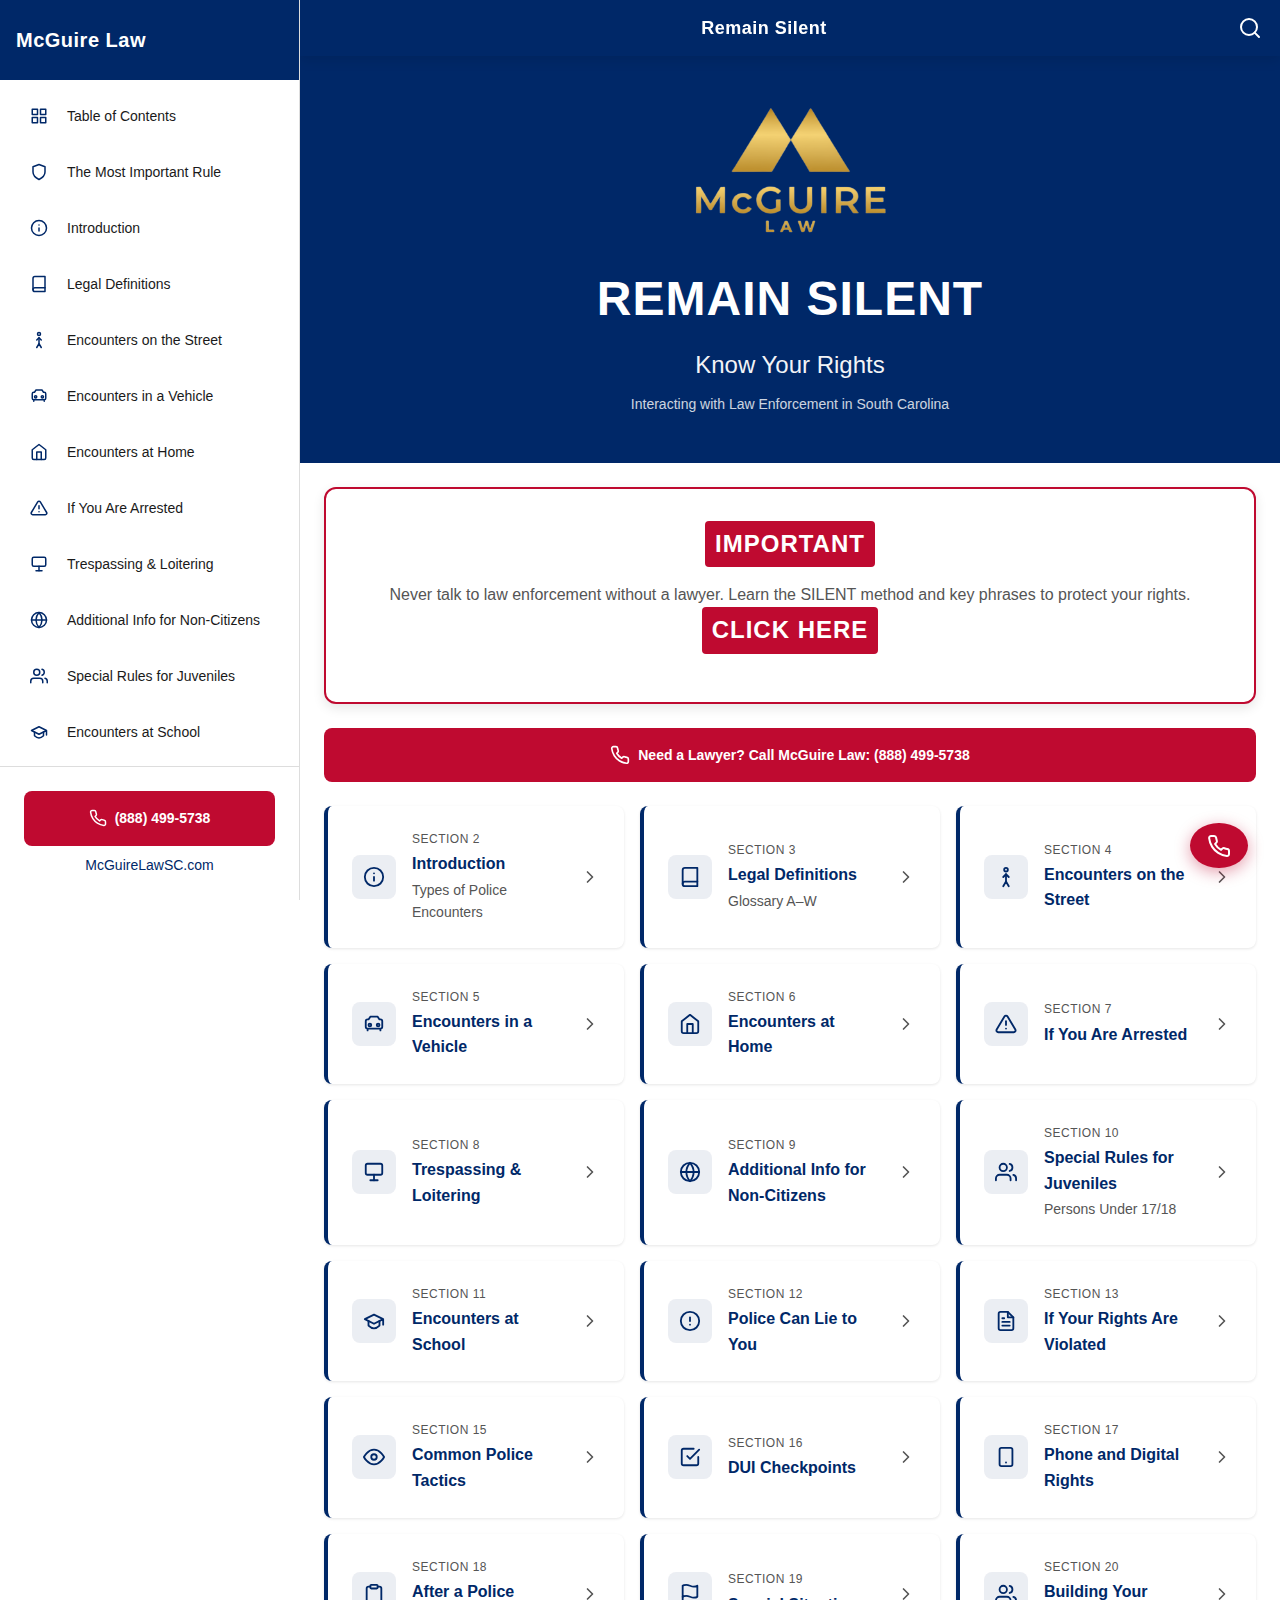
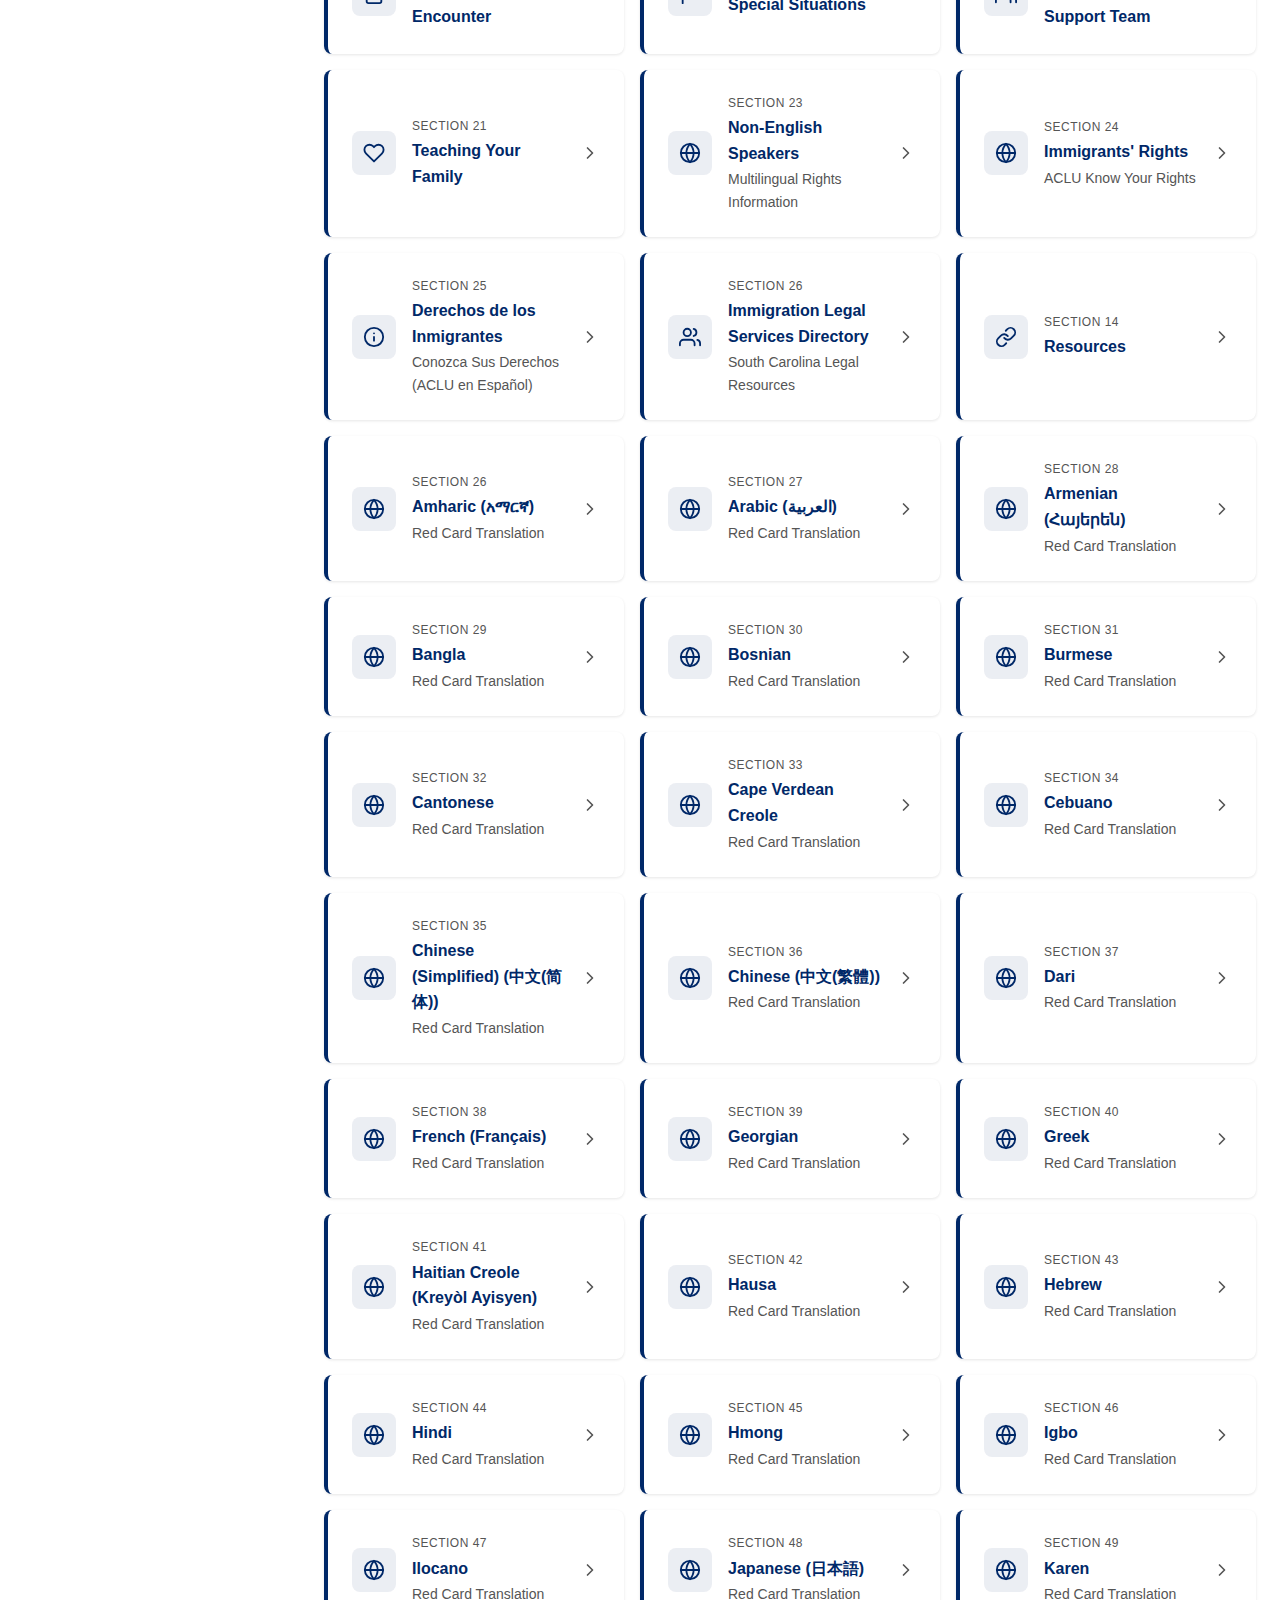
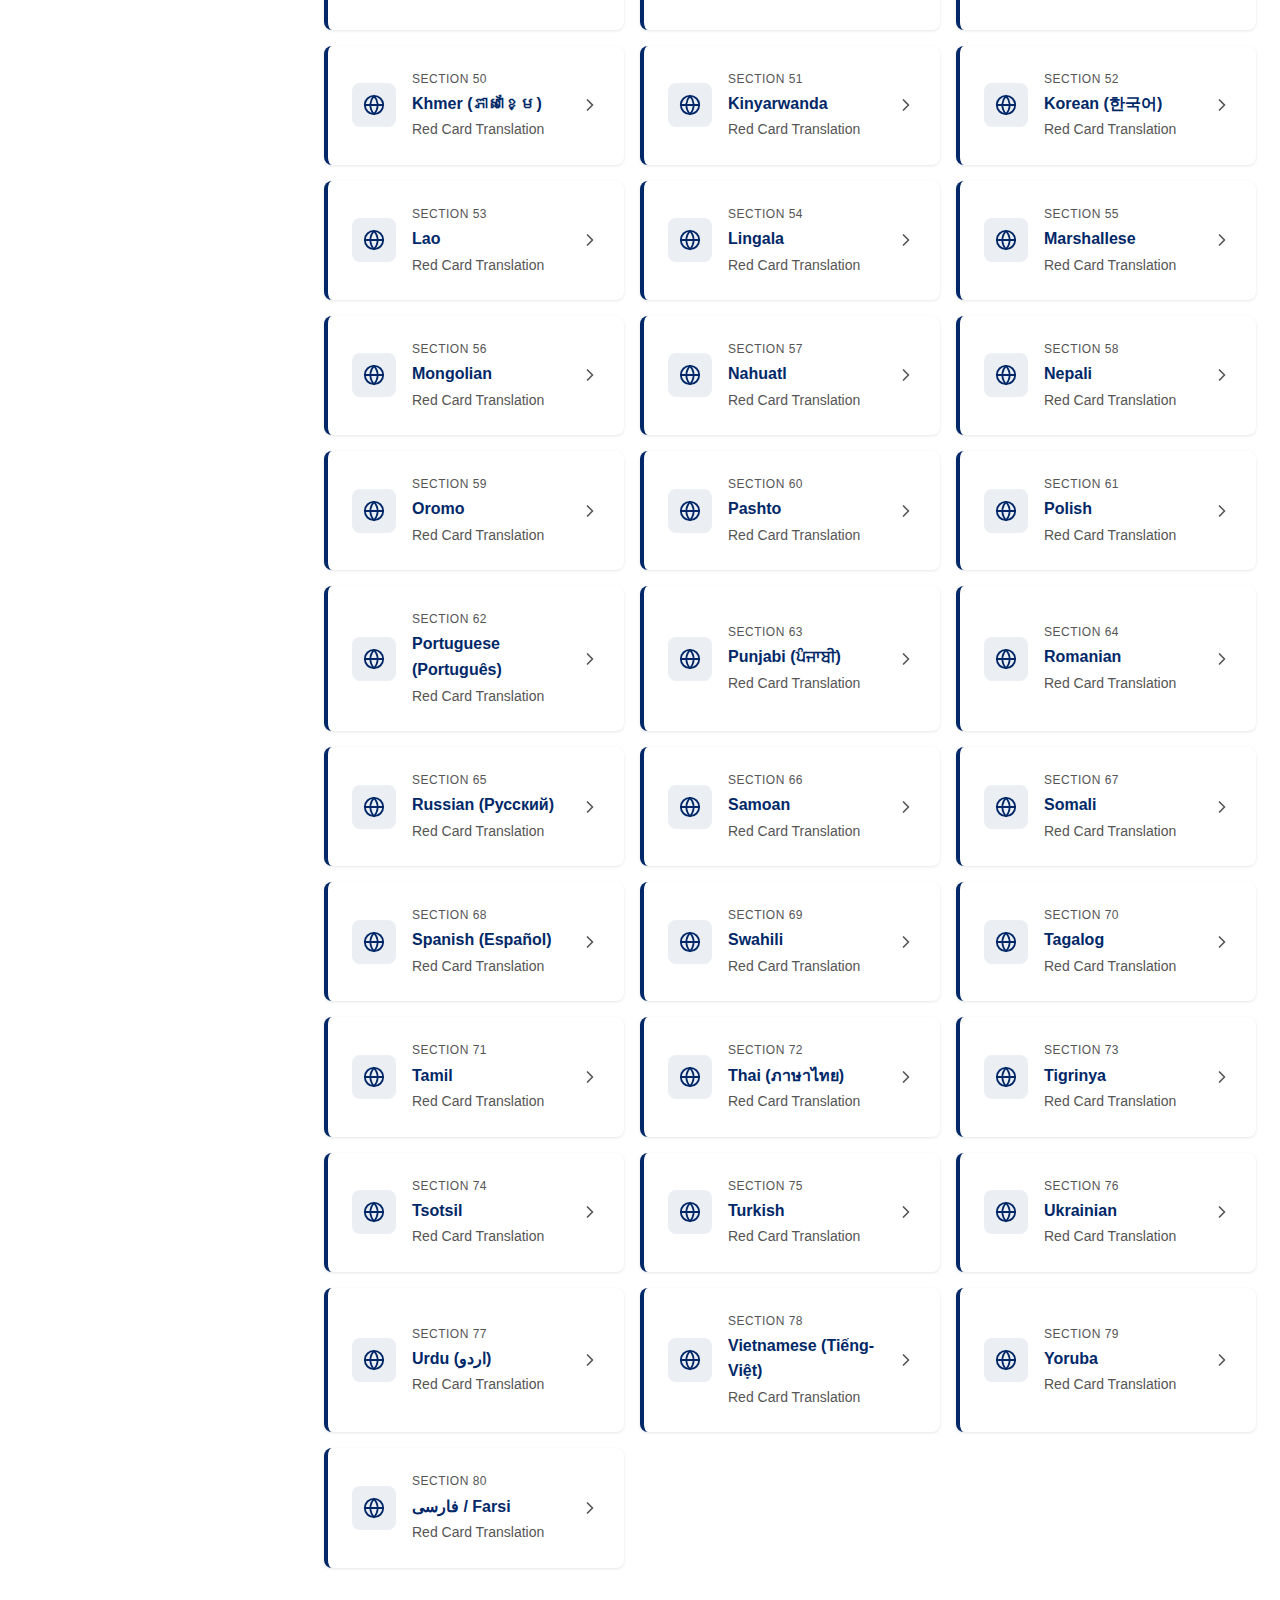
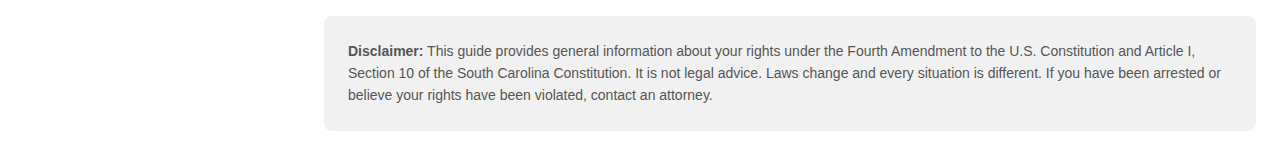
<file: index.html>
<!DOCTYPE html>
<html lang="en">
<head>
  <meta charset="UTF-8">
  <meta name="viewport" content="width=device-width, initial-scale=1.0, viewport-fit=cover">
  <meta name="theme-color" content="#002868">
  <meta name="apple-mobile-web-app-capable" content="yes">
  <meta name="apple-mobile-web-app-status-bar-style" content="default">
  <meta name="description" content="Know Your Rights when interacting with law enforcement. A free guide by McGuire Law for South Carolina residents.">

  <meta property="og:title" content="Remain Silent - Know Your Rights | McGuire Law">
  <meta property="og:description" content="Your complete guide to understanding and exercising your constitutional rights during police encounters.">
  <meta property="og:type" content="website">

  <title>Remain Silent - Know Your Rights | McGuire Law</title>

  <link rel="manifest" href="manifest.json">
  <link rel="icon" href="icons/favicon.svg" type="image/svg+xml">
  <link rel="apple-touch-icon" href="icons/apple-touch-icon.png">

  <link rel="stylesheet" href="css/styles.css">
  <link rel="stylesheet" href="css/print.css" media="print">
</head>
<body>

  <!-- HEADER -->
  <header class="app-header" id="appHeader">
    <div class="header-inner">
      <button class="menu-toggle" id="menuToggle" aria-label="Open navigation menu" aria-expanded="false">
        <svg width="24" height="24" viewBox="0 0 24 24" fill="none" stroke="currentColor" stroke-width="2" stroke-linecap="round" stroke-linejoin="round">
          <line x1="3" y1="6" x2="21" y2="6"></line>
          <line x1="3" y1="12" x2="21" y2="12"></line>
          <line x1="3" y1="18" x2="21" y2="18"></line>
        </svg>
      </button>
      <div class="header-title" id="headerTitle">
        <span class="header-title-text">Remain Silent</span>
      </div>
      <button class="search-toggle" id="searchToggle" aria-label="Open search">
        <svg width="24" height="24" viewBox="0 0 24 24" fill="none" stroke="currentColor" stroke-width="2" stroke-linecap="round" stroke-linejoin="round">
          <circle cx="11" cy="11" r="8"></circle>
          <line x1="21" y1="21" x2="16.65" y2="16.65"></line>
        </svg>
      </button>
    </div>

    <!-- Search Bar -->
    <div class="search-bar" id="searchBar" hidden>
      <div class="search-input-wrapper">
        <svg class="search-icon" width="18" height="18" viewBox="0 0 24 24" fill="none" stroke="currentColor" stroke-width="2" stroke-linecap="round" stroke-linejoin="round">
          <circle cx="11" cy="11" r="8"></circle>
          <line x1="21" y1="21" x2="16.65" y2="16.65"></line>
        </svg>
        <input type="search" id="searchInput" placeholder="Search rights, topics..." autocomplete="off" aria-label="Search guide content">
        <button class="search-clear" id="searchClear" aria-label="Clear search" hidden>
          <svg width="18" height="18" viewBox="0 0 24 24" fill="none" stroke="currentColor" stroke-width="2" stroke-linecap="round" stroke-linejoin="round">
            <line x1="18" y1="6" x2="6" y2="18"></line>
            <line x1="6" y1="6" x2="18" y2="18"></line>
          </svg>
        </button>
      </div>
      <div class="search-results" id="searchResults" role="listbox" aria-label="Search results"></div>
    </div>
  </header>

  <!-- SIDEBAR OVERLAY -->
  <div class="sidebar-overlay" id="sidebarOverlay"></div>

  <!-- SIDEBAR NAVIGATION -->
  <nav class="sidebar" id="sidebar" aria-label="Section navigation">
    <div class="sidebar-header">
      <span class="sidebar-brand">McGuire Law</span>
      <button class="sidebar-close" id="sidebarClose" aria-label="Close navigation">
        <svg width="24" height="24" viewBox="0 0 24 24" fill="none" stroke="currentColor" stroke-width="2" stroke-linecap="round" stroke-linejoin="round">
          <line x1="18" y1="6" x2="6" y2="18"></line>
          <line x1="6" y1="6" x2="18" y2="18"></line>
        </svg>
      </button>
    </div>
    <div class="sidebar-nav-list" id="sidebarNavList" role="list">
      <!-- Populated by app.js -->
    </div>
    <div class="sidebar-footer">
      <a href="tel:+18884995738" class="sidebar-cta">
        <svg width="18" height="18" viewBox="0 0 24 24" fill="none" stroke="currentColor" stroke-width="2" stroke-linecap="round" stroke-linejoin="round">
          <path d="M22 16.92v3a2 2 0 0 1-2.18 2 19.79 19.79 0 0 1-8.63-3.07 19.5 19.5 0 0 1-6-6 19.79 19.79 0 0 1-3.07-8.67A2 2 0 0 1 4.11 2h3a2 2 0 0 1 2 1.72 12.84 12.84 0 0 0 .7 2.81 2 2 0 0 1-.45 2.11L8.09 9.91a16 16 0 0 0 6 6l1.27-1.27a2 2 0 0 1 2.11-.45 12.84 12.84 0 0 0 2.81.7A2 2 0 0 1 22 16.92z"></path>
        </svg>
        (888) 499-5738
      </a>
      <a href="https://McGuireLawSC.com" class="sidebar-link" target="_blank" rel="noopener">McGuireLawSC.com</a>
    </div>
  </nav>

  <!-- MAIN CONTENT -->
  <main class="main-content" id="mainContent">

    <!-- HOME VIEW -->
    <div class="view" id="viewHome">
      <div class="hero-banner">
        <div class="hero-content">
          <img src="images/mcguire-logo.png" alt="McGuire Law" class="hero-logo" width="200">
          <h1 class="hero-title">Remain Silent</h1>
          <p class="hero-subtitle">Know Your Rights</p>
          <p class="hero-tagline">Interacting with Law Enforcement in South Carolina</p>
        </div>
      </div>

      <!-- Featured Section -->
      <div class="featured-section" id="featuredSection"></div>

      <!-- Emergency Call Banner -->
      <div class="emergency-banner">
        <a href="tel:+18884995738" class="emergency-link">
          <svg width="20" height="20" viewBox="0 0 24 24" fill="none" stroke="currentColor" stroke-width="2" stroke-linecap="round" stroke-linejoin="round">
            <path d="M22 16.92v3a2 2 0 0 1-2.18 2 19.79 19.79 0 0 1-8.63-3.07 19.5 19.5 0 0 1-6-6 19.79 19.79 0 0 1-3.07-8.67A2 2 0 0 1 4.11 2h3a2 2 0 0 1 2 1.72 12.84 12.84 0 0 0 .7 2.81 2 2 0 0 1-.45 2.11L8.09 9.91a16 16 0 0 0 6 6l1.27-1.27a2 2 0 0 1 2.11-.45 12.84 12.84 0 0 0 2.81.7A2 2 0 0 1 22 16.92z"></path>
          </svg>
          Need a Lawyer? Call McGuire Law: (888) 499-5738
        </a>
      </div>

      <!-- Table of Contents Grid -->
      <div class="toc-grid" id="tocGrid"></div>

      <!-- Disclaimer -->
      <div class="disclaimer">
        <p><strong>Disclaimer:</strong> This guide provides general information about your rights under the Fourth Amendment to the U.S. Constitution and Article I, Section 10 of the South Carolina Constitution. It is not legal advice. Laws change and every situation is different. If you have been arrested or believe your rights have been violated, contact an attorney.</p>
      </div>
    </div>

    <!-- SECTION VIEW -->
    <div class="view" id="viewSection" hidden>
      <div class="section-header" id="sectionHeader"></div>
      <article class="section-body" id="sectionBody"></article>
      <div class="section-nav" id="sectionNav"></div>
    </div>

  </main>

  <!-- FLOATING ACTION BUTTON -->
  <a href="tel:+18884995738" class="fab" aria-label="Call McGuire Law">
    <svg width="24" height="24" viewBox="0 0 24 24" fill="none" stroke="currentColor" stroke-width="2" stroke-linecap="round" stroke-linejoin="round">
      <path d="M22 16.92v3a2 2 0 0 1-2.18 2 19.79 19.79 0 0 1-8.63-3.07 19.5 19.5 0 0 1-6-6 19.79 19.79 0 0 1-3.07-8.67A2 2 0 0 1 4.11 2h3a2 2 0 0 1 2 1.72 12.84 12.84 0 0 0 .7 2.81 2 2 0 0 1-.45 2.11L8.09 9.91a16 16 0 0 0 6 6l1.27-1.27a2 2 0 0 1 2.11-.45 12.84 12.84 0 0 0 2.81.7A2 2 0 0 1 22 16.92z"></path>
    </svg>
  </a>

  <!-- INSTALL PROMPT -->
  <div class="install-prompt" id="installPrompt" hidden>
    <p>Install this guide for offline access</p>
    <div class="install-actions">
      <button id="installBtn" class="btn btn-primary">Install App</button>
      <button id="installDismiss" class="btn btn-ghost" aria-label="Dismiss">Later</button>
    </div>
  </div>

  <!-- SCRIPTS -->
  <script src="js/content.js"></script>
  <script src="js/search.js"></script>
  <script src="js/app.js"></script>

</body>
</html>
</file>
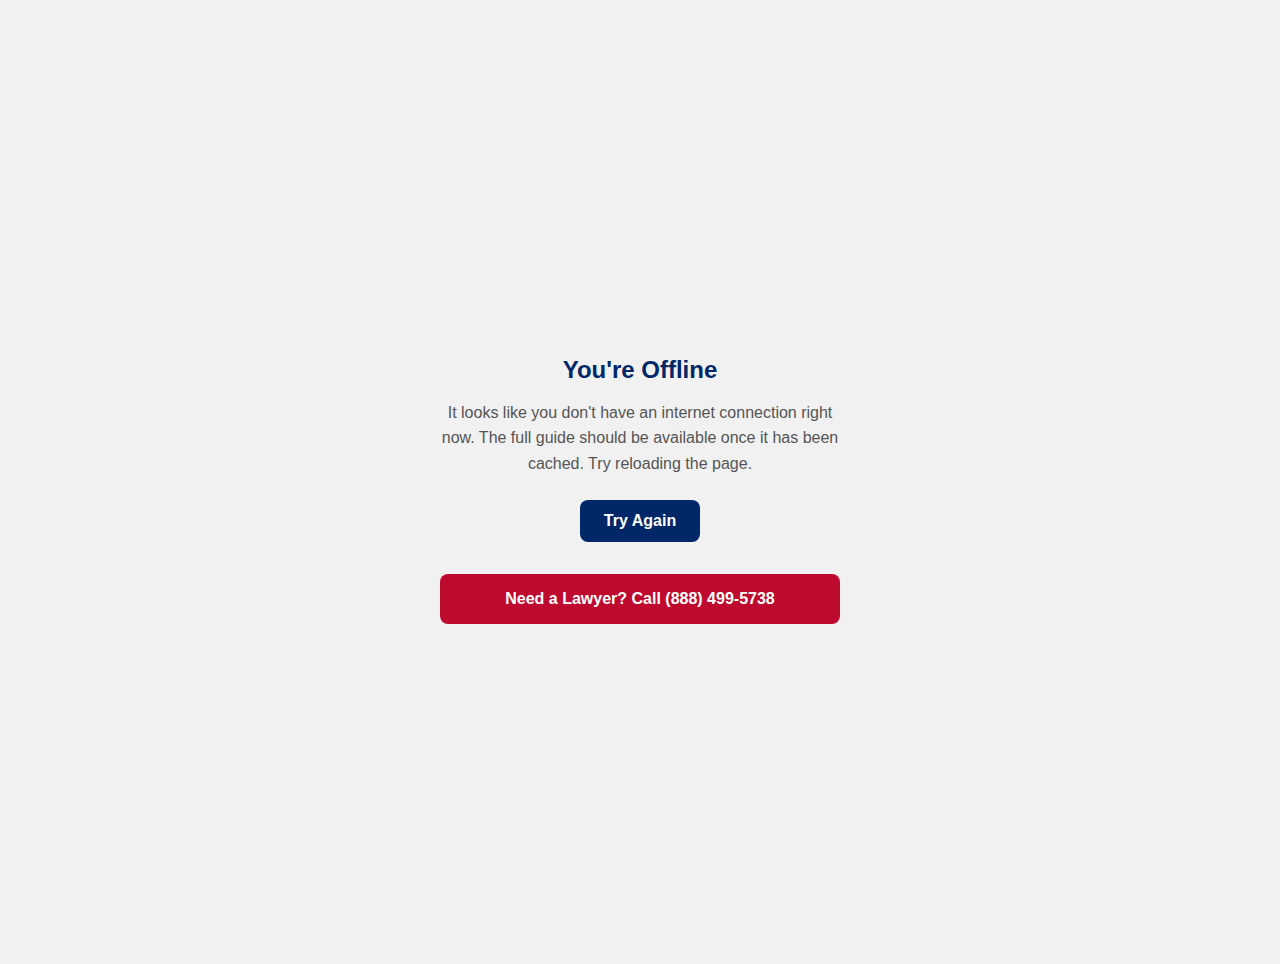
<file: offline.html>
<!DOCTYPE html>
<html lang="en">
<head>
  <meta charset="UTF-8">
  <meta name="viewport" content="width=device-width, initial-scale=1.0">
  <title>Offline - Remain Silent</title>
  <style>
    body {
      font-family: -apple-system, BlinkMacSystemFont, 'Segoe UI', Roboto, sans-serif;
      display: flex;
      align-items: center;
      justify-content: center;
      min-height: 100vh;
      margin: 0;
      background: #f1f1f1;
      color: #1a1a1a;
      text-align: center;
      padding: 2rem;
    }
    .container { max-width: 400px; }
    h1 { color: #002868; font-size: 1.5rem; margin-bottom: 1rem; }
    p { color: #555; line-height: 1.6; margin-bottom: 1.5rem; }
    .btn {
      display: inline-block;
      padding: 0.75rem 1.5rem;
      background: #002868;
      color: #fff;
      border: none;
      border-radius: 8px;
      font-size: 1rem;
      font-weight: 600;
      cursor: pointer;
      text-decoration: none;
    }
    .btn:hover { background: #001d4a; }
    .phone {
      margin-top: 2rem;
      padding: 1rem;
      background: #bf0a30;
      color: #fff;
      border-radius: 8px;
      font-weight: 600;
    }
    .phone a { color: #fff; text-decoration: none; }
  </style>
</head>
<body>
  <div class="container">
    <h1>You're Offline</h1>
    <p>It looks like you don't have an internet connection right now. The full guide should be available once it has been cached. Try reloading the page.</p>
    <button class="btn" onclick="window.location.reload()">Try Again</button>
    <div class="phone">
      Need a Lawyer? Call <a href="tel:+18884995738">(888) 499-5738</a>
    </div>
  </div>
</body>
</html>
</file>
<file: css/styles.css>
/* ============================================
   Remain Silent PWA — Styles
   McGuire Law Branding
   ============================================ */

/* --- CSS Custom Properties --- */
:root {
  --color-light-gray: #f1f1f1;
  --color-navy: #002868;
  --color-white: #ffffff;
  --color-red: #bf0a30;
  --color-black: #000000;
  --color-gold: #e7c70d;

  --color-bg: var(--color-white);
  --color-bg-alt: var(--color-light-gray);
  --color-text: #1a1a1a;
  --color-text-secondary: #555555;
  --color-text-inverse: var(--color-white);
  --color-heading: var(--color-navy);
  --color-link: var(--color-navy);
  --color-border: #ddd;

  --font-primary: -apple-system, BlinkMacSystemFont, 'Segoe UI', Roboto, Oxygen, Ubuntu, Cantarell, sans-serif;

  --text-xs: 0.75rem;
  --text-sm: 0.875rem;
  --text-base: 1rem;
  --text-lg: 1.125rem;
  --text-xl: 1.25rem;
  --text-2xl: 1.5rem;
  --text-3xl: 1.875rem;
  --text-4xl: 2.25rem;

  --space-xs: 0.25rem;
  --space-sm: 0.5rem;
  --space-md: 1rem;
  --space-lg: 1.5rem;
  --space-xl: 2rem;
  --space-2xl: 3rem;

  --radius-sm: 4px;
  --radius-md: 8px;
  --radius-lg: 12px;
  --radius-full: 50%;

  --shadow-sm: 0 1px 3px rgba(0,0,0,0.1);
  --shadow-md: 0 4px 12px rgba(0,0,0,0.1);
  --shadow-lg: 0 8px 24px rgba(0,0,0,0.15);

  --header-height: 56px;
  --sidebar-width: 280px;

  --safe-top: env(safe-area-inset-top, 0px);
  --safe-bottom: env(safe-area-inset-bottom, 0px);
}

/* --- Reset --- */
*, *::before, *::after {
  box-sizing: border-box;
  margin: 0;
  padding: 0;
}

[hidden] {
  display: none !important;
}

html {
  scroll-behavior: smooth;
  -webkit-text-size-adjust: 100%;
}

body {
  font-family: var(--font-primary);
  font-size: var(--text-base);
  line-height: 1.6;
  color: var(--color-text);
  background: var(--color-bg);
  min-height: 100vh;
  padding-top: var(--header-height);
  overflow-x: hidden;
}

a {
  color: var(--color-link);
  text-decoration: none;
}

a:hover {
  text-decoration: underline;
}

img {
  max-width: 100%;
  height: auto;
}

button {
  font-family: inherit;
  font-size: inherit;
  cursor: pointer;
  border: none;
  background: none;
  color: inherit;
}

ul, ol {
  padding-left: var(--space-xl);
}

/* --- Header --- */
.app-header {
  position: fixed;
  top: 0;
  left: 0;
  right: 0;
  z-index: 100;
  background: var(--color-navy);
  color: var(--color-white);
  box-shadow: var(--shadow-md);
  padding-top: var(--safe-top);
}

.header-inner {
  display: flex;
  align-items: center;
  height: var(--header-height);
  padding: 0 var(--space-sm);
  gap: var(--space-sm);
}

.menu-toggle,
.search-toggle {
  display: flex;
  align-items: center;
  justify-content: center;
  width: 44px;
  height: 44px;
  border-radius: var(--radius-md);
  color: var(--color-white);
  transition: background 0.15s;
}

.menu-toggle:hover,
.search-toggle:hover {
  background: rgba(255,255,255,0.15);
}

.header-title {
  flex: 1;
  text-align: center;
}

.header-title-text {
  font-size: var(--text-lg);
  font-weight: 700;
  letter-spacing: 0.5px;
}

/* --- Search Bar --- */
.search-bar {
  padding: 0 var(--space-md) var(--space-md);
  background: var(--color-navy);
}

.search-input-wrapper {
  display: flex;
  align-items: center;
  background: var(--color-white);
  border-radius: var(--radius-md);
  padding: 0 var(--space-md);
  gap: var(--space-sm);
}

.search-input-wrapper .search-icon {
  color: var(--color-text-secondary);
  flex-shrink: 0;
}

.search-input-wrapper input {
  flex: 1;
  border: none;
  outline: none;
  font-size: var(--text-base);
  padding: 10px 0;
  background: transparent;
  color: var(--color-text);
}

.search-input-wrapper input::placeholder {
  color: #999;
}

.search-clear {
  display: flex;
  align-items: center;
  justify-content: center;
  width: 32px;
  height: 32px;
  border-radius: var(--radius-full);
  color: var(--color-text-secondary);
}

.search-clear:hover {
  background: var(--color-light-gray);
}

.search-results {
  margin-top: var(--space-sm);
  background: var(--color-white);
  border-radius: var(--radius-md);
  max-height: 60vh;
  overflow-y: auto;
  box-shadow: var(--shadow-lg);
}

.search-results:empty {
  display: none;
}

.search-result-item {
  display: flex;
  align-items: flex-start;
  gap: var(--space-md);
  padding: var(--space-md);
  color: var(--color-text);
  border-bottom: 1px solid var(--color-border);
  transition: background 0.15s;
}

.search-result-item:last-child {
  border-bottom: none;
}

.search-result-item:hover {
  background: var(--color-light-gray);
  text-decoration: none;
}

.search-result-icon {
  width: 36px;
  height: 36px;
  display: flex;
  align-items: center;
  justify-content: center;
  background: var(--color-bg-alt);
  border-radius: var(--radius-sm);
  flex-shrink: 0;
  color: var(--color-navy);
}

.search-result-icon svg {
  width: 20px;
  height: 20px;
}

.search-result-text {
  flex: 1;
  min-width: 0;
}

.search-result-title {
  display: block;
  font-weight: 600;
  font-size: var(--text-sm);
  color: var(--color-navy);
}

.search-result-snippet {
  display: block;
  font-size: var(--text-xs);
  color: var(--color-text-secondary);
  margin-top: 2px;
  overflow: hidden;
  text-overflow: ellipsis;
  white-space: nowrap;
}

.search-result-snippet mark,
.search-result-title mark {
  background: var(--color-gold);
  color: var(--color-black);
  padding: 0 2px;
  border-radius: 2px;
}

.search-no-results {
  padding: var(--space-lg);
  text-align: center;
  color: var(--color-text-secondary);
  font-size: var(--text-sm);
}

/* --- Sidebar --- */
.sidebar-overlay {
  position: fixed;
  inset: 0;
  background: rgba(0,0,0,0.5);
  z-index: 199;
  opacity: 0;
  visibility: hidden;
  transition: opacity 0.3s, visibility 0.3s;
}

.sidebar-overlay.active {
  opacity: 1;
  visibility: visible;
}

.sidebar {
  position: fixed;
  top: 0;
  left: 0;
  bottom: 0;
  width: var(--sidebar-width);
  background: var(--color-white);
  z-index: 200;
  transform: translateX(-100%);
  transition: transform 0.3s ease;
  display: flex;
  flex-direction: column;
  box-shadow: var(--shadow-lg);
}

.sidebar.open {
  transform: translateX(0);
}

.sidebar-header {
  display: flex;
  align-items: center;
  justify-content: space-between;
  padding: var(--space-lg) var(--space-md);
  background: var(--color-navy);
  color: var(--color-white);
}

.sidebar-brand {
  font-size: var(--text-xl);
  font-weight: 700;
  letter-spacing: 0.5px;
}

.sidebar-close {
  display: flex;
  align-items: center;
  justify-content: center;
  width: 40px;
  height: 40px;
  border-radius: var(--radius-md);
  color: var(--color-white);
}

.sidebar-close:hover {
  background: rgba(255,255,255,0.15);
}

.sidebar-nav-list {
  flex: 1;
  overflow-y: auto;
  padding: var(--space-sm) 0;
}

.sidebar-item {
  display: flex;
  align-items: center;
  gap: var(--space-md);
  padding: var(--space-md) var(--space-lg);
  color: var(--color-text);
  font-size: var(--text-sm);
  transition: background 0.15s;
  border-left: 3px solid transparent;
}

.sidebar-item:hover {
  background: var(--color-light-gray);
  text-decoration: none;
}

.sidebar-item.active {
  background: rgba(0,40,104,0.08);
  color: var(--color-navy);
  font-weight: 600;
  border-left-color: var(--color-navy);
}

.sidebar-item-icon {
  width: 24px;
  height: 24px;
  display: flex;
  align-items: center;
  justify-content: center;
  color: var(--color-navy);
  flex-shrink: 0;
}

.sidebar-item-icon svg {
  width: 18px;
  height: 18px;
}

.sidebar-item-text {
  flex: 1;
}

.sidebar-footer {
  padding: var(--space-lg);
  border-top: 1px solid var(--color-border);
  display: flex;
  flex-direction: column;
  gap: var(--space-sm);
}

.sidebar-cta {
  display: flex;
  align-items: center;
  justify-content: center;
  gap: var(--space-sm);
  padding: var(--space-md);
  background: var(--color-red);
  color: var(--color-white);
  border-radius: var(--radius-md);
  font-weight: 600;
  font-size: var(--text-sm);
  transition: background 0.15s;
}

.sidebar-cta:hover {
  background: #a00928;
  text-decoration: none;
}

.sidebar-link {
  text-align: center;
  font-size: var(--text-sm);
  color: var(--color-navy);
}

/* --- Main Content --- */
.main-content {
  min-height: calc(100vh - var(--header-height));
}

.view {
  animation: fadeIn 0.2s ease;
}

@keyframes fadeIn {
  from { opacity: 0; }
  to { opacity: 1; }
}

/* --- Hero Banner --- */
.hero-banner {
  background: var(--color-navy);
  color: var(--color-white);
  padding: var(--space-2xl) var(--space-lg);
  text-align: center;
}

.hero-logo {
  display: block;
  margin: 0 auto var(--space-lg);
  max-width: 200px;
  height: auto;
}

.hero-title {
  font-size: var(--text-4xl);
  font-weight: 800;
  letter-spacing: 1px;
  text-transform: uppercase;
  margin-bottom: var(--space-sm);
}

.hero-subtitle {
  font-size: 1.5rem;
  font-weight: 500;
  opacity: 0.95;
  margin-bottom: var(--space-sm);
}

.hero-subtitle-box {
  display: inline-block;
  background: var(--color-red);
  color: var(--color-white);
  padding: 0.35em 0.8em;
  font-weight: 700;
  letter-spacing: 1px;
}

.hero-tagline {
  font-size: var(--text-sm);
  opacity: 0.8;
}

/* --- Featured Section Card --- */
.featured-section {
  padding: var(--space-lg);
}

.featured-card {
  background: var(--color-white);
  border: 2px solid var(--color-red);
  border-radius: var(--radius-lg);
  padding: var(--space-xl);
  box-shadow: var(--shadow-md);
  cursor: pointer;
  transition: transform 0.15s, box-shadow 0.15s;
  display: block;
  color: var(--color-text);
  text-align: center;
}

.featured-card:hover {
  transform: translateY(-2px);
  box-shadow: var(--shadow-lg);
  text-decoration: none;
  color: var(--color-text);
}

.featured-card-badge {
  display: inline-block;
  background: var(--color-red);
  color: var(--color-white);
  font-size: var(--text-xs);
  font-weight: 700;
}

.featured-card-cta {
  font-size: calc(var(--text-xs) * 2);
  text-transform: uppercase;
  letter-spacing: 1px;
  padding: 4px 10px;
  border-radius: var(--radius-sm);
  margin-bottom: var(--space-md);
  text-align: center;
}

.featured-card-title {
  font-size: var(--text-2xl);
  font-weight: 700;
  color: var(--color-navy);
  margin-bottom: var(--space-sm);
  text-align: center;
}

.featured-card-desc {
  font-size: var(--text-base);
  color: var(--color-text-secondary);
  line-height: 1.5;
  text-align: center;
}

/* --- Emergency Banner --- */
.emergency-banner {
  padding: 0 var(--space-lg) var(--space-lg);
}

.emergency-link {
  display: flex;
  align-items: center;
  justify-content: center;
  gap: var(--space-sm);
  padding: var(--space-md) var(--space-lg);
  background: var(--color-red);
  color: var(--color-white);
  border-radius: var(--radius-md);
  font-weight: 600;
  font-size: var(--text-sm);
  transition: background 0.15s;
  text-align: center;
}

.emergency-link:hover {
  background: #a00928;
  text-decoration: none;
}

/* --- TOC Grid --- */
.toc-grid {
  padding: 0 var(--space-lg) var(--space-lg);
  display: grid;
  grid-template-columns: 1fr;
  gap: var(--space-md);
}

.toc-card {
  display: flex;
  align-items: center;
  gap: var(--space-md);
  padding: var(--space-lg);
  background: var(--color-white);
  border-radius: var(--radius-md);
  border-left: 4px solid var(--color-navy);
  box-shadow: var(--shadow-sm);
  color: var(--color-text);
  transition: transform 0.15s, box-shadow 0.15s, background 0.15s;
  cursor: pointer;
}

.toc-card:hover {
  transform: translateY(-1px);
  box-shadow: var(--shadow-md);
  background: var(--color-light-gray);
  text-decoration: none;
  color: var(--color-text);
}

.toc-card:active {
  transform: scale(0.99);
}

.toc-card-icon {
  width: 44px;
  height: 44px;
  display: flex;
  align-items: center;
  justify-content: center;
  background: rgba(0,40,104,0.08);
  border-radius: var(--radius-md);
  color: var(--color-navy);
  flex-shrink: 0;
}

.toc-card-icon svg {
  width: 22px;
  height: 22px;
}

.toc-card-text {
  flex: 1;
  min-width: 0;
}

.toc-card-number {
  display: block;
  font-size: var(--text-xs);
  color: var(--color-text-secondary);
  text-transform: uppercase;
  letter-spacing: 0.5px;
  margin-bottom: 2px;
}

.toc-card-title {
  display: block;
  font-size: var(--text-base);
  font-weight: 600;
  color: var(--color-navy);
}

.toc-card-subtitle {
  display: block;
  font-size: var(--text-sm);
  color: var(--color-text-secondary);
  margin-top: 2px;
}

.toc-card-arrow {
  width: 20px;
  height: 20px;
  color: var(--color-text-secondary);
  flex-shrink: 0;
}

/* --- Section View --- */
.section-header {
  background: var(--color-navy);
  color: var(--color-white);
  padding: var(--space-lg) var(--space-lg) var(--space-xl);
}

.section-back {
  display: inline-flex;
  align-items: center;
  gap: var(--space-xs);
  color: var(--color-white);
  font-size: var(--text-sm);
  opacity: 0.85;
  margin-bottom: var(--space-md);
  transition: opacity 0.15s;
}

.section-back:hover {
  opacity: 1;
  text-decoration: none;
}

.section-number {
  font-size: var(--text-xs);
  text-transform: uppercase;
  letter-spacing: 1px;
  opacity: 0.7;
  margin-bottom: var(--space-xs);
}

.section-title {
  font-size: var(--text-2xl);
  font-weight: 700;
}

.section-subtitle {
  font-size: var(--text-base);
  opacity: 0.85;
  margin-top: var(--space-xs);
}

/* --- Section Body Content --- */
.section-body {
  padding: var(--space-xl) var(--space-lg);
  max-width: 800px;
  margin: 0 auto;
}

.section-body h3 {
  font-size: var(--text-xl);
  font-weight: 700;
  color: var(--color-heading);
  margin: var(--space-xl) 0 var(--space-md);
  padding-bottom: var(--space-xs);
  border-bottom: 2px solid var(--color-gold);
}

.section-body h3:first-child {
  margin-top: 0;
}

.section-body h4 {
  font-size: var(--text-lg);
  font-weight: 600;
  color: var(--color-heading);
  margin: var(--space-lg) 0 var(--space-sm);
}

.section-body p {
  margin-bottom: var(--space-md);
  line-height: 1.7;
}

.section-body ul,
.section-body ol {
  margin-bottom: var(--space-md);
}

.section-body li {
  margin-bottom: var(--space-sm);
  line-height: 1.6;
}

.section-body strong {
  color: var(--color-navy);
}

.section-body blockquote {
  background: var(--color-light-gray);
  border-left: 4px solid var(--color-navy);
  padding: var(--space-md) var(--space-lg);
  margin: var(--space-md) 0;
  border-radius: 0 var(--radius-md) var(--radius-md) 0;
  font-style: italic;
}

/* --- Callout Boxes --- */
.callout {
  border-radius: var(--radius-md);
  padding: var(--space-lg);
  margin: var(--space-lg) 0;
  border-left: 4px solid;
}

.callout h4 {
  margin-top: 0;
  margin-bottom: var(--space-sm);
}

.callout p:last-child {
  margin-bottom: 0;
}

.callout-critical {
  background: #fef2f2;
  border-color: var(--color-red);
}

.callout-critical h4 {
  color: var(--color-red);
}

.callout-info {
  background: #eff6ff;
  border-color: var(--color-navy);
}

.callout-info h4 {
  color: var(--color-navy);
}

.callout-tip {
  background: #fefce8;
  border-color: var(--color-gold);
}

.callout-tip h4 {
  color: #92750c;
}

.callout-warning {
  background: #fff7ed;
  border-color: #f59e0b;
}

.callout-warning h4 {
  color: #b45309;
}

/* --- SILENT Method Grid --- */
.method-grid {
  display: flex;
  flex-direction: column;
  gap: var(--space-md);
  margin: var(--space-lg) 0;
}

.method-item {
  display: flex;
  align-items: flex-start;
  gap: var(--space-md);
  padding: var(--space-md);
  background: var(--color-white);
  border-radius: var(--radius-md);
  box-shadow: var(--shadow-sm);
  border: 1px solid var(--color-border);
}

.method-letter {
  display: flex;
  align-items: center;
  justify-content: center;
  width: 48px;
  height: 48px;
  background: var(--color-navy);
  color: var(--color-white);
  font-size: var(--text-2xl);
  font-weight: 800;
  border-radius: var(--radius-sm);
  flex-shrink: 0;
}

.method-item-content strong {
  display: block;
  font-size: var(--text-base);
  color: var(--color-navy);
  margin-bottom: 2px;
}

.method-item-content p {
  font-size: var(--text-sm);
  color: var(--color-text-secondary);
  margin-bottom: 0;
}

/* --- Key Phrases --- */
.key-phrases {
  list-style: none;
  padding: 0;
  margin: var(--space-lg) 0;
}

.key-phrases li {
  display: flex;
  align-items: center;
  gap: var(--space-md);
  padding: var(--space-md);
  background: rgba(0,40,104,0.05);
  border-radius: var(--radius-md);
  margin-bottom: var(--space-sm);
  font-weight: 600;
  color: var(--color-navy);
  font-size: var(--text-base);
  border: 1px solid rgba(0,40,104,0.12);
}

.key-phrases li::before {
  content: none;
}

.phrase-play {
  display: inline-flex;
  align-items: center;
  justify-content: center;
  width: 36px;
  height: 36px;
  min-width: 36px;
  border: none;
  border-radius: 50%;
  background: var(--color-red);
  color: var(--color-white);
  font-size: var(--text-base);
  cursor: pointer;
  transition: background 0.2s, transform 0.15s;
}

.phrase-play:hover {
  background: #9a0828;
  transform: scale(1.1);
}

.phrase-play:active {
  transform: scale(0.95);
}

.phrase-play.playing {
  background: var(--color-navy);
}

/* --- Definition List (Glossary) --- */
.glossary-list dt {
  font-weight: 700;
  color: var(--color-navy);
  margin-top: var(--space-lg);
  font-size: var(--text-base);
  padding-bottom: var(--space-xs);
}

.glossary-list dt:first-child {
  margin-top: 0;
}

.glossary-list dd {
  margin-left: 0;
  margin-bottom: var(--space-md);
  padding-left: var(--space-lg);
  color: var(--color-text);
  line-height: 1.6;
  border-left: 2px solid var(--color-light-gray);
}

.glossary-letter {
  font-size: var(--text-2xl);
  font-weight: 800;
  color: var(--color-red);
  margin-top: var(--space-xl);
  margin-bottom: var(--space-sm);
  padding-bottom: var(--space-xs);
  border-bottom: 2px solid var(--color-red);
}

/* --- QA pairs (Q&A format) --- */
.qa-item {
  margin-bottom: var(--space-xl);
}

.qa-question {
  font-weight: 700;
  color: var(--color-navy);
  font-size: var(--text-lg);
  margin-bottom: var(--space-sm);
  padding-left: var(--space-md);
  border-left: 3px solid var(--color-red);
}

.qa-answer {
  padding-left: var(--space-md);
}

.qa-answer p {
  margin-bottom: var(--space-sm);
}

/* --- Wallet Cards --- */
.wallet-card {
  background: var(--color-white);
  border: 2px solid var(--color-navy);
  border-radius: var(--radius-md);
  padding: var(--space-lg);
  margin-bottom: var(--space-lg);
}

.wallet-card-title {
  font-size: var(--text-lg);
  font-weight: 700;
  color: var(--color-navy);
  text-align: center;
  text-transform: uppercase;
  letter-spacing: 1px;
  margin-bottom: var(--space-md);
  padding-bottom: var(--space-sm);
  border-bottom: 2px solid var(--color-gold);
}

.wallet-card ul {
  list-style: none;
  padding: 0;
}

.wallet-card li {
  padding: var(--space-sm) 0;
  border-bottom: 1px solid var(--color-light-gray);
  font-size: var(--text-sm);
}

.wallet-card li:last-child {
  border-bottom: none;
}

.btn-print {
  display: inline-flex;
  align-items: center;
  gap: var(--space-sm);
  padding: var(--space-md) var(--space-xl);
  background: var(--color-navy);
  color: var(--color-white);
  border: none;
  border-radius: var(--radius-md);
  font-weight: 600;
  cursor: pointer;
  transition: background 0.15s;
}

.btn-print:hover {
  background: #001d4a;
}

/* --- Section Navigation (Prev/Next) --- */
.section-nav {
  padding: var(--space-xl) var(--space-lg);
  border-top: 1px solid var(--color-border);
  background: var(--color-light-gray);
}

.section-nav-inner {
  display: flex;
  flex-direction: column;
  gap: var(--space-md);
  max-width: 800px;
  margin: 0 auto;
}

.nav-btn {
  display: flex;
  align-items: center;
  gap: var(--space-sm);
  padding: var(--space-md) var(--space-lg);
  background: var(--color-white);
  border-radius: var(--radius-md);
  color: var(--color-navy);
  font-weight: 600;
  font-size: var(--text-sm);
  box-shadow: var(--shadow-sm);
  transition: box-shadow 0.15s, transform 0.15s;
}

.nav-btn:hover {
  box-shadow: var(--shadow-md);
  transform: translateY(-1px);
  text-decoration: none;
}

.nav-btn-label {
  font-size: var(--text-xs);
  color: var(--color-text-secondary);
  font-weight: 400;
}

.nav-btn-title {
  display: block;
}

.nav-home {
  display: flex;
  align-items: center;
  justify-content: center;
  gap: var(--space-sm);
  padding: var(--space-md);
  color: var(--color-navy);
  font-weight: 600;
  font-size: var(--text-sm);
}

/* --- FAB --- */
.fab {
  position: fixed;
  bottom: calc(var(--space-xl) + var(--safe-bottom));
  right: var(--space-lg);
  width: auto;
  height: auto;
  padding: 0.75em 1.2em;
  font-size: var(--text-sm);
  font-weight: 700;
  letter-spacing: 0.5px;
  white-space: nowrap;
  background: var(--color-red);
  color: var(--color-white);
  border-radius: var(--radius-full);
  display: flex;
  align-items: center;
  justify-content: center;
  box-shadow: 0 4px 16px rgba(191,10,48,0.4);
  transition: transform 0.2s, box-shadow 0.2s;
  z-index: 50;
}

.fab:hover {
  transform: scale(1.08);
  box-shadow: 0 6px 20px rgba(191,10,48,0.5);
  text-decoration: none;
}

.fab:active {
  transform: scale(0.95);
}

/* --- Install Prompt --- */
.install-prompt {
  position: fixed;
  bottom: 0;
  left: 0;
  right: 0;
  background: var(--color-white);
  padding: var(--space-lg);
  box-shadow: 0 -4px 16px rgba(0,0,0,0.1);
  z-index: 90;
  display: flex;
  align-items: center;
  justify-content: space-between;
  gap: var(--space-md);
  padding-bottom: calc(var(--space-lg) + var(--safe-bottom));
}

.install-prompt p {
  font-size: var(--text-sm);
  font-weight: 500;
  color: var(--color-text);
}

.install-actions {
  display: flex;
  gap: var(--space-sm);
  flex-shrink: 0;
}

/* --- Buttons --- */
.btn {
  display: inline-flex;
  align-items: center;
  justify-content: center;
  padding: var(--space-sm) var(--space-lg);
  border-radius: var(--radius-md);
  font-weight: 600;
  font-size: var(--text-sm);
  transition: background 0.15s;
  cursor: pointer;
  border: none;
}

.btn-primary {
  background: var(--color-navy);
  color: var(--color-white);
}

.btn-primary:hover {
  background: #001d4a;
}

.btn-ghost {
  background: transparent;
  color: var(--color-text-secondary);
}

.btn-ghost:hover {
  background: var(--color-light-gray);
}

/* --- Disclaimer --- */
.disclaimer {
  padding: var(--space-lg);
  margin: var(--space-lg);
  background: var(--color-light-gray);
  border-radius: var(--radius-md);
  font-size: var(--text-sm);
  color: var(--color-text-secondary);
  line-height: 1.6;
}

/* --- Resource Links --- */
.resource-group {
  margin-bottom: var(--space-xl);
}

.resource-group-title {
  font-size: var(--text-lg);
  font-weight: 700;
  color: var(--color-navy);
  margin-bottom: var(--space-md);
}

.resource-link {
  display: flex;
  align-items: center;
  gap: var(--space-md);
  padding: var(--space-md);
  background: var(--color-white);
  border: 1px solid var(--color-border);
  border-radius: var(--radius-md);
  margin-bottom: var(--space-sm);
  color: var(--color-text);
  transition: background 0.15s;
}

.resource-link:hover {
  background: var(--color-light-gray);
  text-decoration: none;
}

.resource-link-name {
  font-weight: 600;
  color: var(--color-navy);
  font-size: var(--text-sm);
}

.resource-link-detail {
  font-size: var(--text-xs);
  color: var(--color-text-secondary);
}

/* --- Responsive --- */
@media (min-width: 480px) {
  .hero-title {
    font-size: var(--text-4xl);
  }
  .toc-grid {
    grid-template-columns: repeat(2, 1fr);
  }
}

@media (min-width: 768px) {
  :root {
    --sidebar-width: 300px;
  }

  .sidebar {
    transform: translateX(0);
    box-shadow: none;
    border-right: 1px solid var(--color-border);
  }

  .sidebar-overlay {
    display: none;
  }

  .menu-toggle {
    display: none;
  }

  .sidebar-close {
    display: none;
  }

  body {
    padding-left: var(--sidebar-width);
  }

  .app-header {
    left: var(--sidebar-width);
  }

  .fab {
    right: var(--space-xl);
  }

  .section-nav-inner {
    flex-direction: row;
    justify-content: space-between;
  }

  .nav-btn {
    flex: 1;
    max-width: 45%;
  }

  .nav-home {
    flex: 0;
  }
}

@media (min-width: 1024px) {
  .toc-grid {
    grid-template-columns: repeat(3, 1fr);
  }

  .hero-title {
    font-size: 3rem;
  }

  .section-body {
    padding: var(--space-2xl);
  }
}

/* --- Accessibility --- */
@media (prefers-reduced-motion: reduce) {
  *, *::before, *::after {
    animation-duration: 0.01ms !important;
    transition-duration: 0.01ms !important;
  }

  html {
    scroll-behavior: auto;
  }
}

*:focus-visible {
  outline: 3px solid var(--color-gold);
  outline-offset: 2px;
}

/* Screen-reader only */
.sr-only {
  position: absolute;
  width: 1px;
  height: 1px;
  padding: 0;
  margin: -1px;
  overflow: hidden;
  clip: rect(0,0,0,0);
  white-space: nowrap;
  border: 0;
}

/* --- Background on alt sections in body --- */
.section-body .bg-alt {
  background: var(--color-light-gray);
  padding: var(--space-lg);
  border-radius: var(--radius-md);
  margin: var(--space-lg) 0;
}

/* --- Foreword --- */
.foreword {
  max-width: 720px;
  margin: var(--space-xl) auto;
  padding: var(--space-lg) var(--space-xl);
  background: var(--color-white);
  border-left: 4px solid var(--color-navy);
  border-radius: var(--radius-md);
  box-shadow: 0 1px 4px rgba(0,0,0,0.06);
  color: var(--color-text);
  font-size: var(--text-base);
  line-height: 1.7;
}

.foreword p {
  margin-bottom: var(--space-md);
}

.foreword-title {
  font-size: var(--text-xl);
  font-weight: 700;
  color: var(--color-navy);
  margin-bottom: var(--space-md);
}

.foreword-sign {
  margin-top: var(--space-lg);
  font-size: var(--text-sm);
  line-height: 1.8;
}

.foreword-sign a {
  color: var(--color-navy);
  text-decoration: none;
  font-weight: 600;
}

.foreword-sign a:hover {
  text-decoration: underline;
}
</file>
<file: css/print.css>
/* Print styles for Wallet Cards */

@media print {
  /* Hide everything except section body */
  .app-header,
  .sidebar,
  .sidebar-overlay,
  .fab,
  .install-prompt,
  .hero-banner,
  .featured-section,
  .emergency-banner,
  .toc-grid,
  .disclaimer,
  .section-header,
  .section-nav,
  .btn-print {
    display: none !important;
  }

  body {
    padding: 0 !important;
    font-size: 10pt;
    color: #000;
    background: #fff;
  }

  .main-content {
    padding: 0;
  }

  .section-body {
    padding: 0;
    max-width: none;
  }

  /* Wallet card print formatting */
  .wallet-card {
    border: 2px solid #000;
    border-radius: 0;
    padding: 12pt;
    margin-bottom: 16pt;
    page-break-inside: avoid;
    max-width: 3.5in;
  }

  .wallet-card-title {
    font-size: 11pt;
    border-bottom: 1px solid #000;
    color: #000;
  }

  .wallet-card ul {
    padding-left: 14pt;
  }

  .wallet-card li {
    font-size: 9pt;
    border-bottom: none;
    padding: 2pt 0;
  }

  a {
    color: #000 !important;
    text-decoration: none !important;
  }
}
</file>
